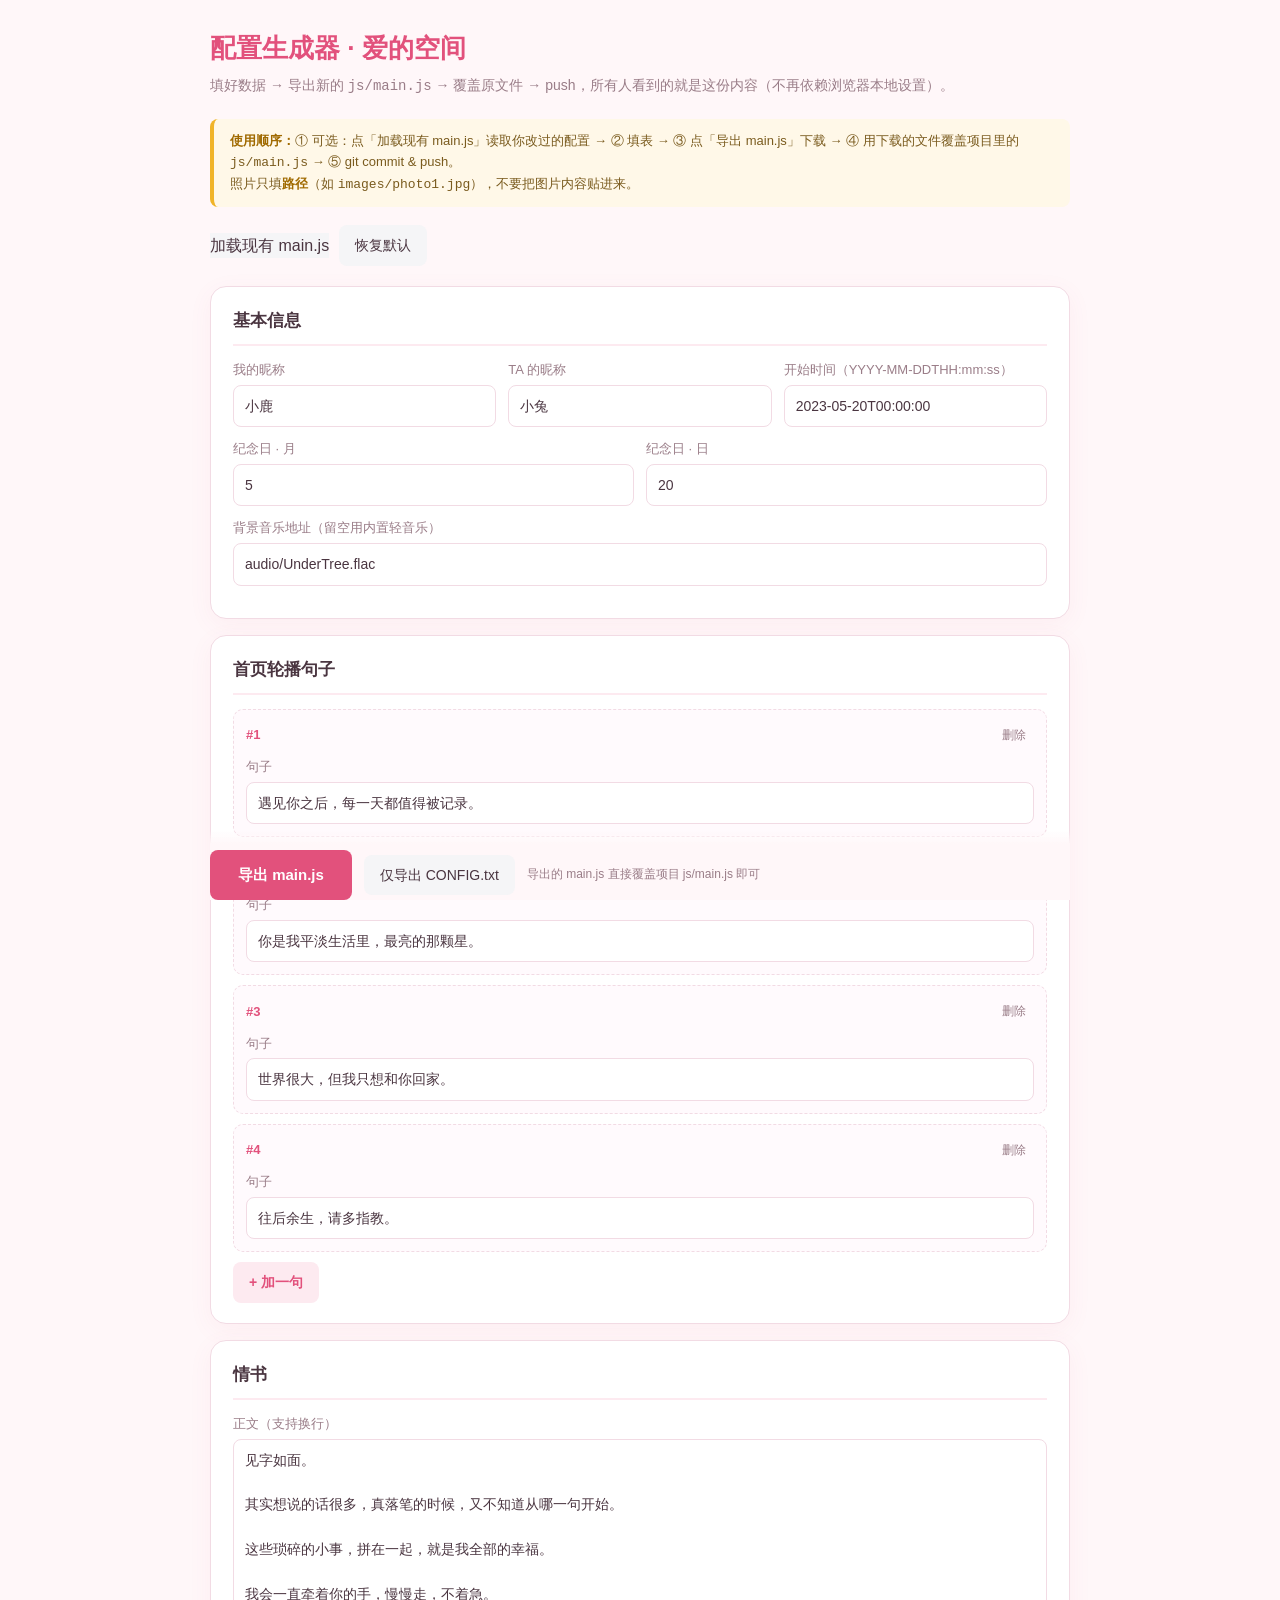
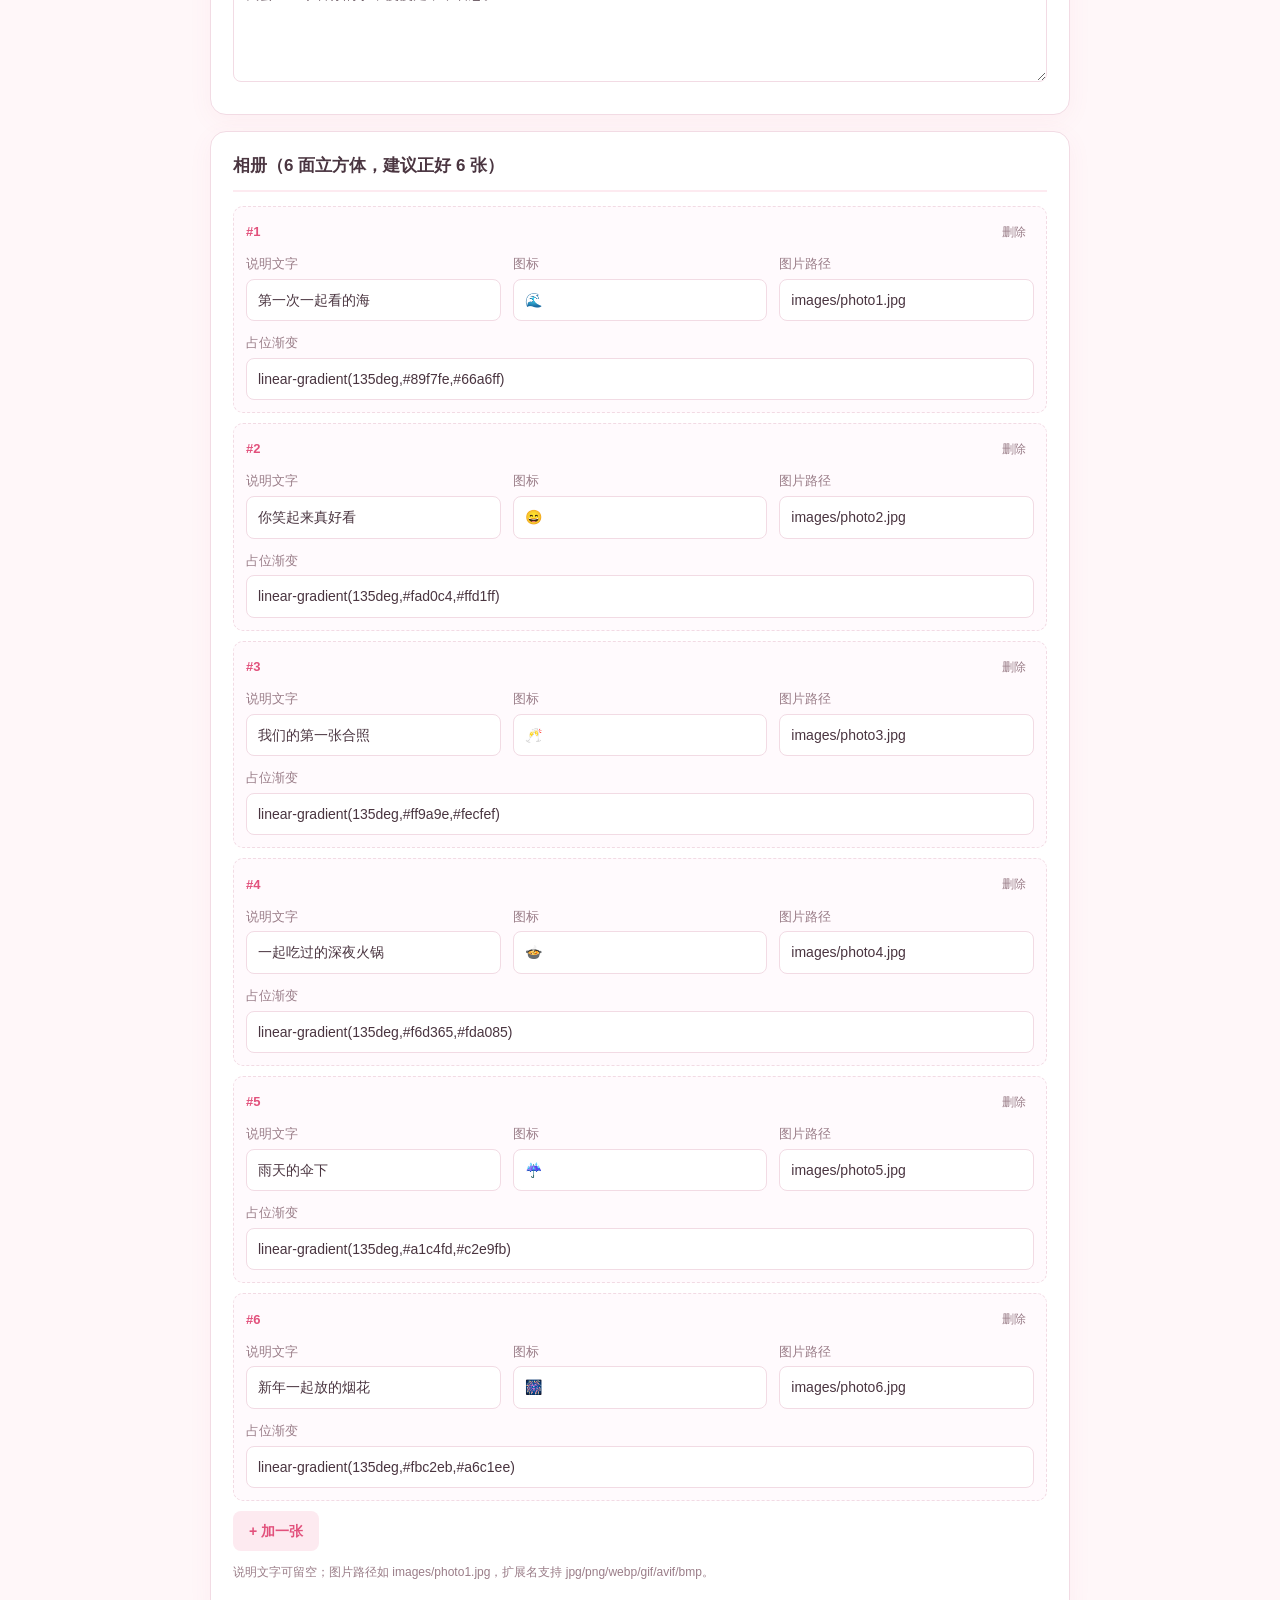
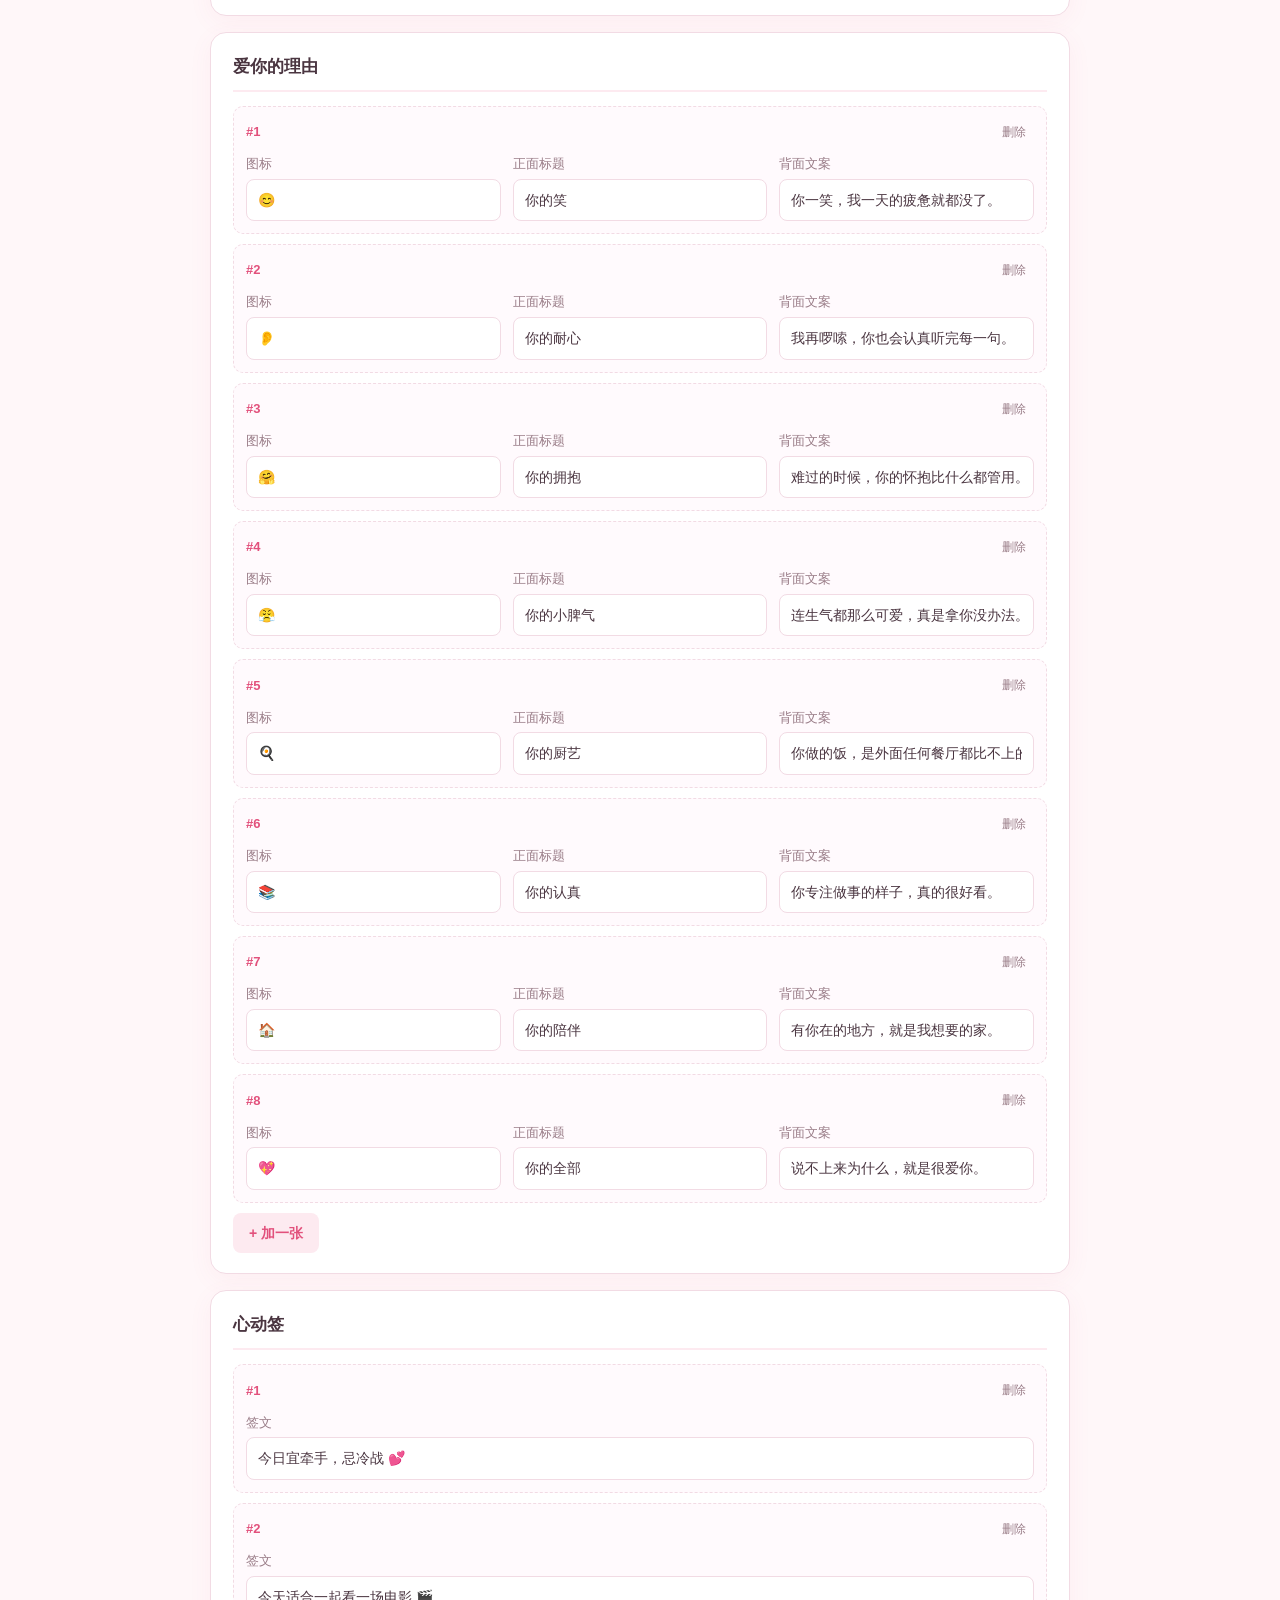
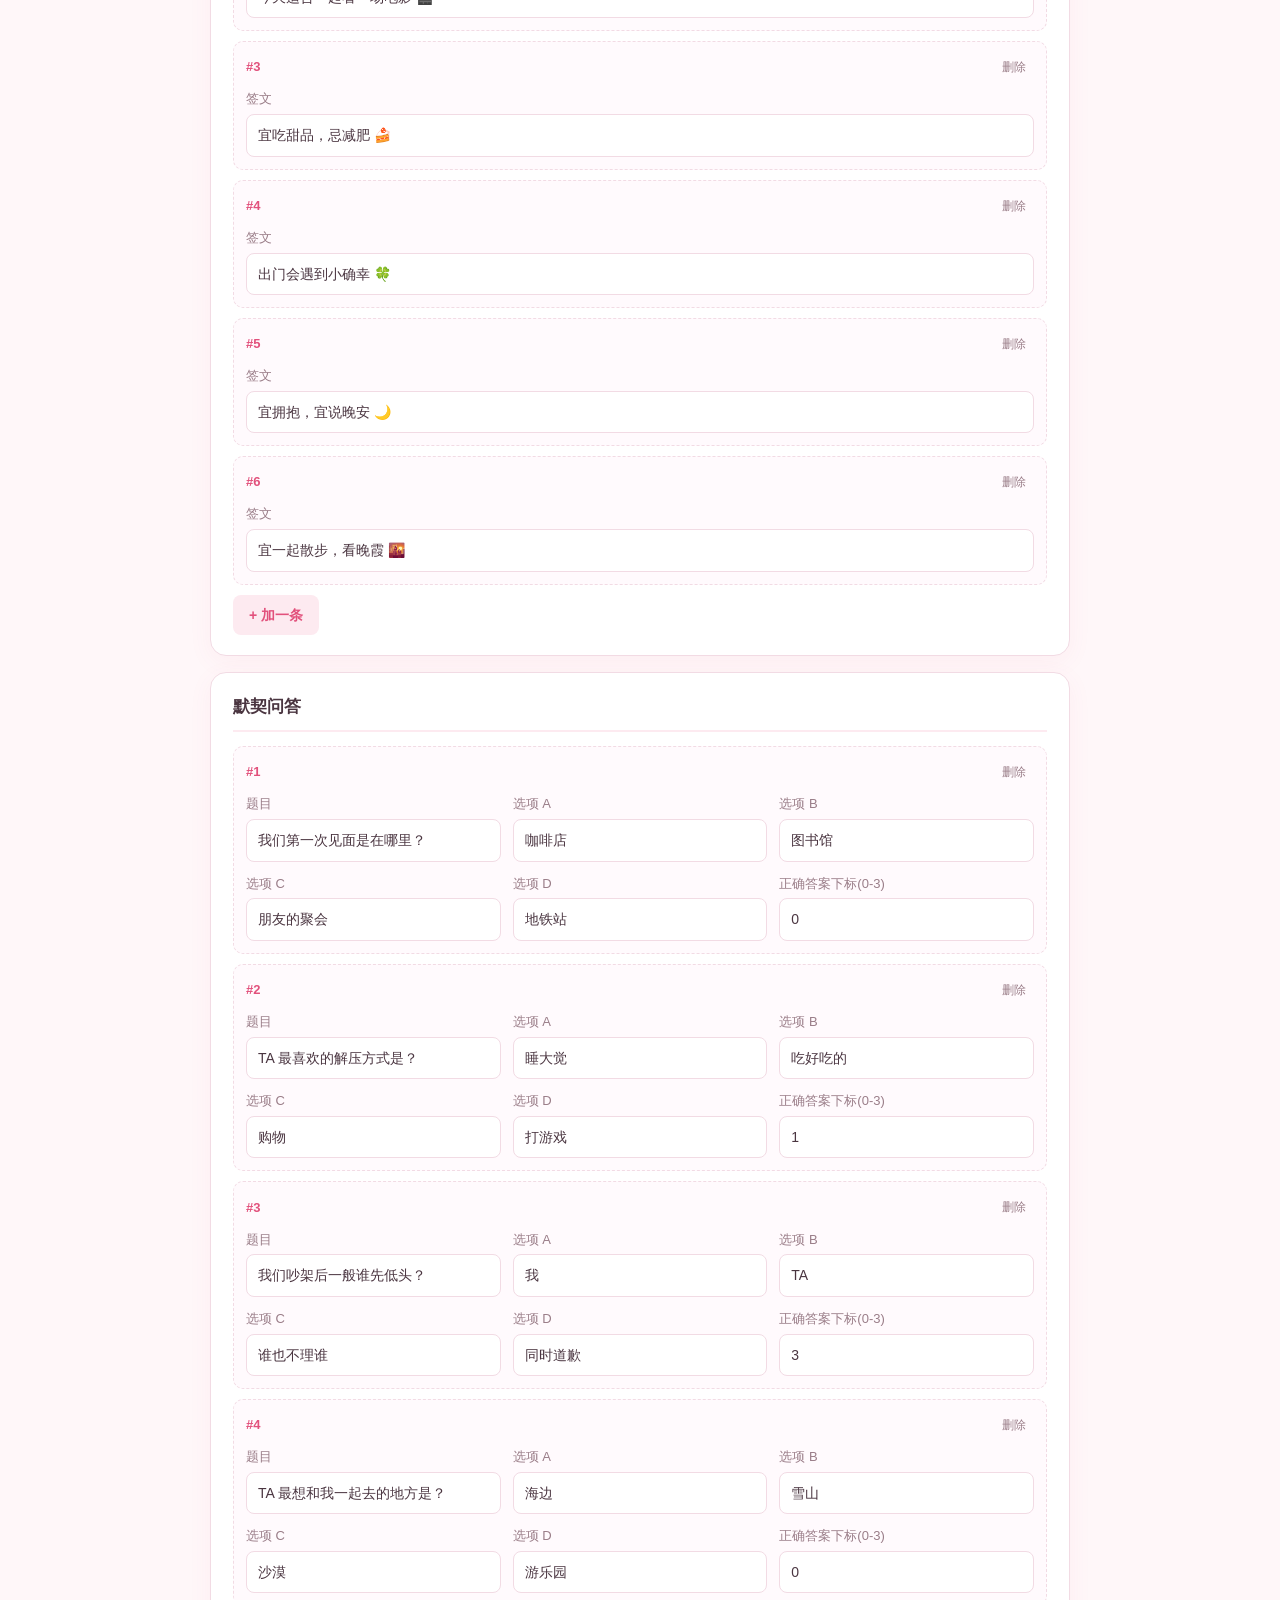
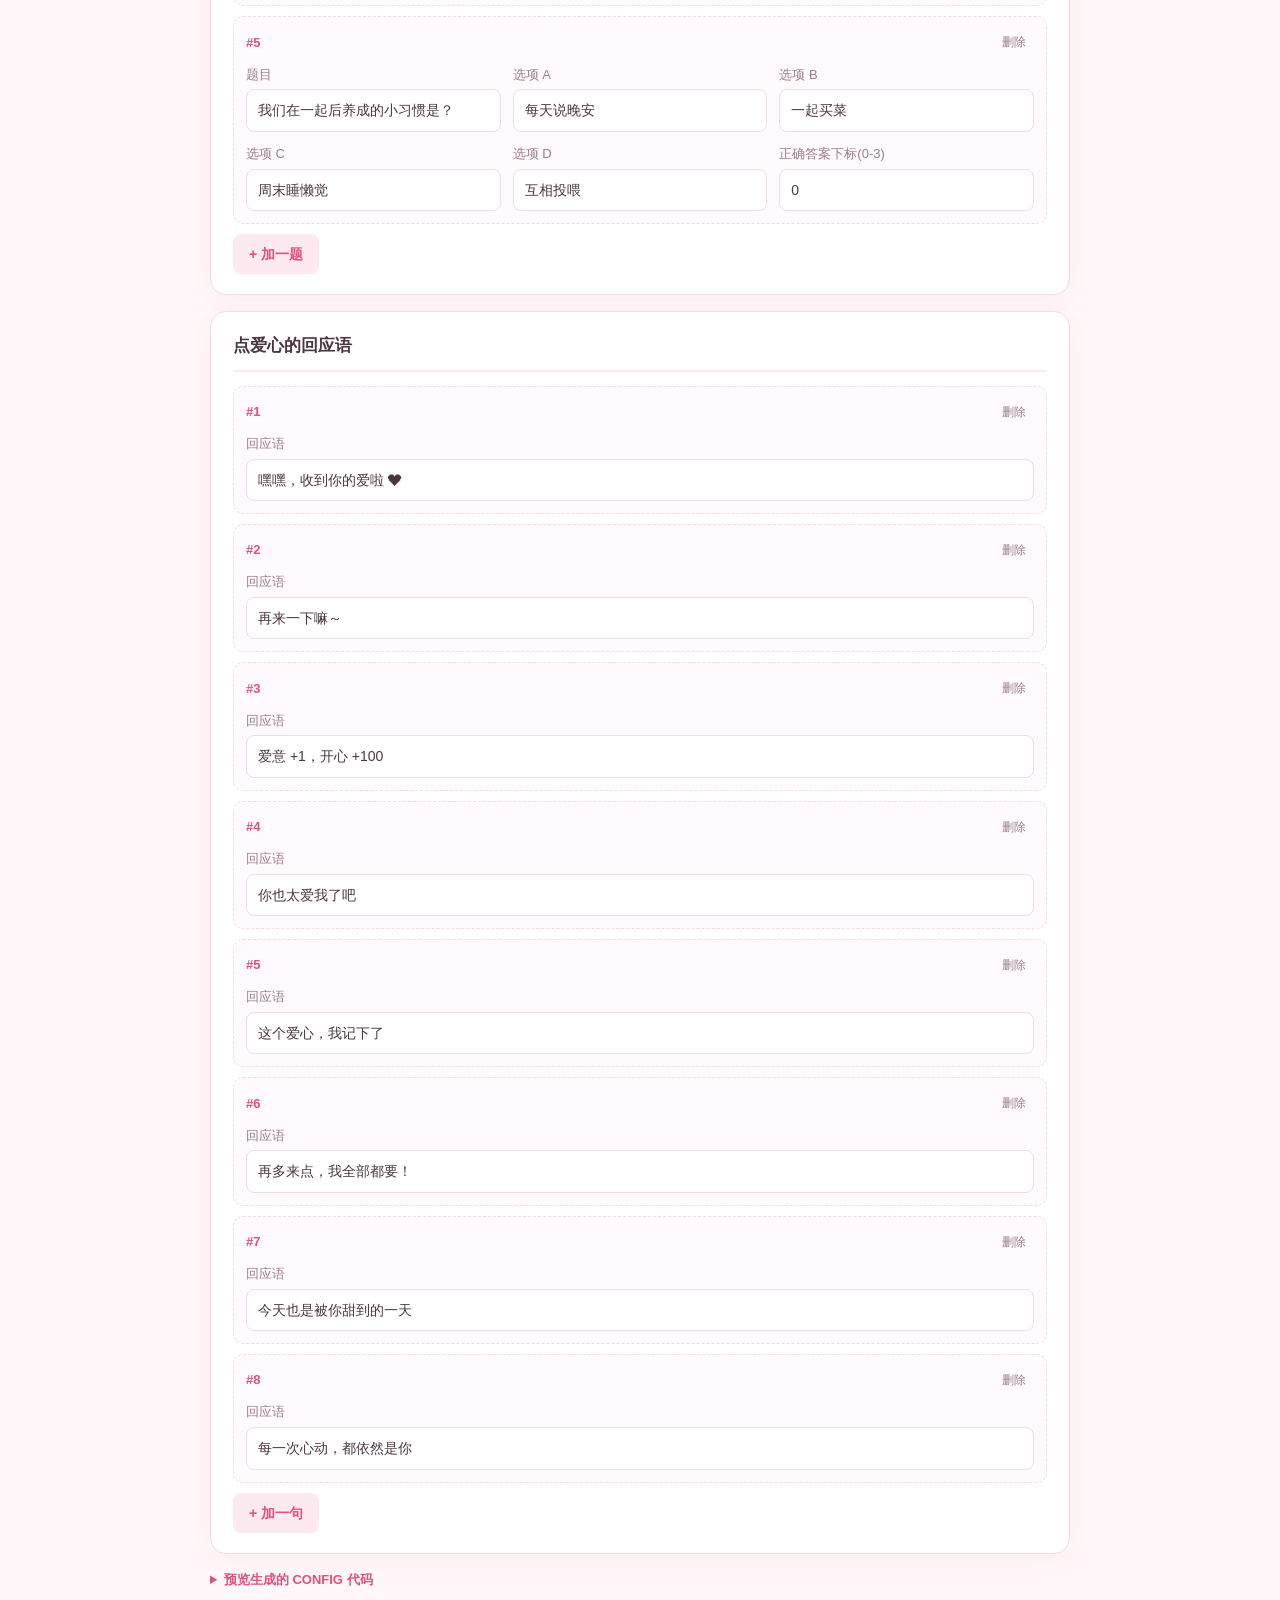
<file: config-generator.html>
<!DOCTYPE html>
<html lang="zh-CN">
<head>
<meta charset="UTF-8">
<meta name="viewport" content="width=device-width, initial-scale=1.0">
<title>配置生成器 · 爱的空间</title>
<style>
  :root {
    --bg: #fff7f9; --card: #fff; --ink: #4a3540; --muted: #9a7d88;
    --pink: #e2517c; --pink-soft: #fdeaf0; --line: #f2dbe4; --ok: #2e9e6b;
  }
  * { box-sizing: border-box; }
  body { margin: 0; font-family: -apple-system, "PingFang SC", "Microsoft YaHei", sans-serif;
    background: var(--bg); color: var(--ink); line-height: 1.6; }
  .wrap { max-width: 900px; margin: 0 auto; padding: 28px 20px 80px; }
  h1 { font-size: 26px; margin: 0 0 4px; color: var(--pink); }
  .sub { color: var(--muted); margin: 0 0 22px; font-size: 14px; }
  .panel { background: var(--card); border: 1px solid var(--line); border-radius: 16px;
    padding: 20px 22px; margin-bottom: 16px; box-shadow: 0 6px 24px rgba(226,81,124,.06); }
  .panel h2 { font-size: 17px; margin: 0 0 14px; padding-bottom: 10px;
    border-bottom: 2px solid var(--pink-soft); }
  .row { display: flex; gap: 12px; flex-wrap: wrap; margin-bottom: 12px; }
  .row > label { flex: 1 1 220px; display: flex; flex-direction: column; gap: 4px; font-size: 13px; color: var(--muted); }
  .row > label.wide { flex-basis: 100%; }
  input, textarea, select { width: 100%; padding: 9px 11px; border: 1px solid var(--line);
    border-radius: 8px; font: inherit; font-size: 14px; color: var(--ink); background: #fff; resize: vertical; }
  input:focus, textarea:focus { outline: 2px solid var(--pink-soft); border-color: var(--pink); }
  textarea { min-height: 84px; }
  .list-item { border: 1px dashed var(--line); border-radius: 10px; padding: 12px; margin-bottom: 10px;
    background: #fffafd; }
  .list-item .row:last-child { margin-bottom: 0; }
  .item-head { display: flex; justify-content: space-between; align-items: center; margin-bottom: 8px; }
  .item-head b { font-size: 13px; color: var(--pink); }
  button { cursor: pointer; border: none; border-radius: 8px; font: inherit; font-size: 14px;
    padding: 9px 16px; transition: transform .12s, opacity .12s; }
  button:hover { transform: translateY(-1px); }
  .btn-add { background: var(--pink-soft); color: var(--pink); font-weight: 600; }
  .btn-del { background: transparent; color: var(--muted); font-size: 12px; padding: 4px 8px; }
  .btn-del:hover { color: #c0392b; }
  .btn-primary { background: var(--pink); color: #fff; font-weight: 600; padding: 13px 28px; font-size: 15px; }
  .btn-ghost { background: #f5f5f7; color: var(--ink); }
  .toolbar { display: flex; gap: 10px; flex-wrap: wrap; align-items: center; margin-bottom: 20px; }
  .hint { font-size: 12px; color: var(--muted); }
  .status { font-size: 13px; color: var(--ok); margin-left: auto; }
  .status.err { color: #c0392b; }
  .actions { position: sticky; bottom: 0; background: linear-gradient(transparent, var(--bg) 20%);
    padding: 20px 0 0; display: flex; gap: 12px; align-items: center; flex-wrap: wrap; }
  details.preview { margin-top: 14px; }
  details.preview summary { cursor: pointer; color: var(--pink); font-size: 13px; font-weight: 600; }
  pre { background: #2b2230; color: #ffe8f0; padding: 16px; border-radius: 10px; overflow: auto;
    font-size: 12px; line-height: 1.5; max-height: 420px; }
  .note { background: #fff8e8; border-left: 4px solid #f0b429; padding: 12px 16px;
    border-radius: 8px; font-size: 13px; color: #7a5b1e; margin-bottom: 18px; }
  .note b { color: #a06a00; }
</style>
</head>
<body>
<div class="wrap">
  <h1>配置生成器 · 爱的空间</h1>
  <p class="sub">填好数据 → 导出新的 <code>js/main.js</code> → 覆盖原文件 → push，所有人看到的就是这份内容（不再依赖浏览器本地设置）。</p>

  <div class="note">
    <b>使用顺序：</b>① 可选：点「加载现有 main.js」读取你改过的配置 → ② 填表 → ③ 点「导出 main.js」下载 → ④ 用下载的文件覆盖项目里的 <code>js/main.js</code> → ⑤ git commit & push。<br>
    照片只填<b>路径</b>（如 <code>images/photo1.jpg</code>），不要把图片内容贴进来。
  </div>

  <div class="toolbar">
    <label class="btn-ghost" style="position:relative;overflow:hidden;">
      加载现有 main.js
      <input type="file" id="fileInput" accept=".js" style="position:absolute;inset:0;opacity:0;cursor:pointer;">
    </label>
    <button class="btn-ghost" id="resetBtn">恢复默认</button>
    <span class="status" id="status"></span>
  </div>

  <form id="cfgForm">
    <div class="panel">
      <h2>基本信息</h2>
      <div class="row">
        <label>我的昵称<input data-path="nameA"></label>
        <label>TA 的昵称<input data-path="nameB"></label>
        <label>开始时间（YYYY-MM-DDTHH:mm:ss）<input data-path="startDate"></label>
        <label>纪念日 · 月<input type="number" data-path="anniversary.month" min="1" max="12"></label>
        <label>纪念日 · 日<input type="number" data-path="anniversary.day" min="1" max="31"></label>
      </div>
      <div class="row">
        <label class="wide">背景音乐地址（留空用内置轻音乐）<input data-path="bgmSrc"></label>
      </div>
    </div>

    <div class="panel">
      <h2>首页轮播句子</h2>
      <div id="taglines-list"></div>
      <button type="button" class="btn-add" data-add="taglines">+ 加一句</button>
    </div>

    <div class="panel">
      <h2>情书</h2>
      <div class="row"><label class="wide">正文（支持换行）<textarea data-path="letter" rows="10"></textarea></label></div>
    </div>

    <div class="panel">
      <h2>相册（6 面立方体，建议正好 6 张）</h2>
      <div id="photos-list"></div>
      <button type="button" class="btn-add" data-add="photos">+ 加一张</button>
      <p class="hint">说明文字可留空；图片路径如 images/photo1.jpg，扩展名支持 jpg/png/webp/gif/avif/bmp。</p>
    </div>

    <div class="panel">
      <h2>爱你的理由</h2>
      <div id="reasons-list"></div>
      <button type="button" class="btn-add" data-add="reasons">+ 加一张</button>
    </div>

    <div class="panel">
      <h2>心动签</h2>
      <div id="fortunes-list"></div>
      <button type="button" class="btn-add" data-add="fortunes">+ 加一条</button>
    </div>

    <div class="panel">
      <h2>默契问答</h2>
      <div id="quiz-list"></div>
      <button type="button" class="btn-add" data-add="quiz">+ 加一题</button>
    </div>

    <div class="panel">
      <h2>点爱心的回应语</h2>
      <div id="heartMessages-list"></div>
      <button type="button" class="btn-add" data-add="heartMessages">+ 加一句</button>
    </div>

    <details class="preview">
      <summary>预览生成的 CONFIG 代码</summary>
      <pre id="preview"></pre>
    </details>

    <div class="actions">
      <button type="button" class="btn-primary" id="exportBtn">导出 main.js</button>
      <button type="button" class="btn-ghost" id="downloadCfgBtn">仅导出 CONFIG.txt</button>
      <span class="hint">导出的 main.js 直接覆盖项目 js/main.js 即可</span>
    </div>
  </form>
</div>

<script>
'use strict';
const DEFAULT = {
  nameA: '小鹿', nameB: '小兔', startDate: '2023-05-20T00:00:00',
  anniversary: { month: 5, day: 20 },
  taglines: ['遇见你之后，每一天都值得被记录。','你是我平淡生活里，最亮的那颗星。','世界很大，但我只想和你回家。','往后余生，请多指教。'],
  letter: '见字如面。\n\n其实想说的话很多，真落笔的时候，又不知道从哪一句开始。\n\n这些琐碎的小事，拼在一起，就是我全部的幸福。\n\n我会一直牵着你的手，慢慢走，不着急。',
  photos: [
    { caption:'第一次一起看的海', emoji:'🌊', gradient:'linear-gradient(135deg,#89f7fe,#66a6ff)', src:'images/photo1.jpg' },
    { caption:'你笑起来真好看', emoji:'😄', gradient:'linear-gradient(135deg,#fad0c4,#ffd1ff)', src:'images/photo2.jpg' },
    { caption:'我们的第一张合照', emoji:'🥂', gradient:'linear-gradient(135deg,#ff9a9e,#fecfef)', src:'images/photo3.jpg' },
    { caption:'一起吃过的深夜火锅', emoji:'🍲', gradient:'linear-gradient(135deg,#f6d365,#fda085)', src:'images/photo4.jpg' },
    { caption:'雨天的伞下', emoji:'☔', gradient:'linear-gradient(135deg,#a1c4fd,#c2e9fb)', src:'images/photo5.jpg' },
    { caption:'新年一起放的烟花', emoji:'🎆', gradient:'linear-gradient(135deg,#fbc2eb,#a6c1ee)', src:'images/photo6.jpg' },
  ],
  reasons: [
    { emoji:'😊', title:'你的笑', text:'你一笑，我一天的疲惫就都没了。' },
    { emoji:'👂', title:'你的耐心', text:'我再啰嗦，你也会认真听完每一句。' },
    { emoji:'🤗', title:'你的拥抱', text:'难过的时候，你的怀抱比什么都管用。' },
    { emoji:'😤', title:'你的小脾气', text:'连生气都那么可爱，真是拿你没办法。' },
    { emoji:'🍳', title:'你的厨艺', text:'你做的饭，是外面任何餐厅都比不上的味道。' },
    { emoji:'📚', title:'你的认真', text:'你专注做事的样子，真的很好看。' },
    { emoji:'🏠', title:'你的陪伴', text:'有你在的地方，就是我想要的家。' },
    { emoji:'💖', title:'你的全部', text:'说不上来为什么，就是很爱你。' },
  ],
  fortunes: ['今日宜牵手，忌冷战 💕','今天适合一起看一场电影 🎬','宜吃甜品，忌减肥 🍰','出门会遇到小确幸 🍀','宜拥抱，宜说晚安 🌙','宜一起散步，看晚霞 🌇'],
  quiz: [
    { q:'我们第一次见面是在哪里？', options:['咖啡店','图书馆','朋友的聚会','地铁站'], answer:0 },
    { q:'TA 最喜欢的解压方式是？', options:['睡大觉','吃好吃的','购物','打游戏'], answer:1 },
    { q:'我们吵架后一般谁先低头？', options:['我','TA','谁也不理谁','同时道歉'], answer:3 },
    { q:'TA 最想和我一起去的地方是？', options:['海边','雪山','沙漠','游乐园'], answer:0 },
    { q:'我们在一起后养成的小习惯是？', options:['每天说晚安','一起买菜','周末睡懒觉','互相投喂'], answer:0 },
  ],
  heartMessages: ['嘿嘿，收到你的爱啦 ❤','再来一下嘛～','爱意 +1，开心 +100','你也太爱我了吧','这个爱心，我记下了','再多来点，我全部都要！','今天也是被你甜到的一天','每一次心动，都依然是你'],
  bgmSrc: 'audio/UnderTree.flac',
};

let current = deepClone(DEFAULT);
let baseJs = null; // 加载进来的原始 main.js 文本

function deepClone(o){ return JSON.parse(JSON.stringify(o)); }
function $(s, r=document){ return r.querySelector(s); }
function $$(s, r=document){ return Array.from(r.querySelectorAll(s)); }
function esc(s){ return String(s).replace(/&/g,'&amp;').replace(/</g,'&lt;').replace(/>/g,'&gt;').replace(/"/g,'&quot;'); }
function status(msg, err){ const el=$('#status'); el.textContent=msg; el.className='status'+(err?' err':''); }

// ---- 列表渲染 ----
const listFields = {
  taglines: { item: v=>({v}), fields:[['v','句子','text']] },
  photos: { item: ()=>({caption:'',emoji:'📷',gradient:'linear-gradient(135deg,#ff9a9e,#fad0c4)',src:''}),
    fields:[['caption','说明文字','text'],['emoji','图标','text'],['src','图片路径','text'],['gradient','占位渐变','text']] },
  reasons: { item: ()=>({emoji:'💖',title:'',text:''}),
    fields:[['emoji','图标','text'],['title','正面标题','text'],['text','背面文案','text']] },
  fortunes: { item: v=>({v}), fields:[['v','签文','text']] },
  quiz: { item: ()=>({q:'',options:['','','',''],answer:0}),
    fields:[['q','题目','text'],['o0','选项 A','text'],['o1','选项 B','text'],['o2','选项 C','text'],['o3','选项 D','text'],['answer','正确答案下标(0-3)','number']] },
  heartMessages: { item: v=>({v}), fields:[['v','回应语','text']] },
};

function listToValues(key){
  const arr = current[key];
  return arr.map(v => {
    if (key==='taglines'||key==='fortunes'||key==='heartMessages') return v;
    return v;
  });
}
function renderList(key){
  const box = $('#'+key+'-list'); if(!box) return;
  box.innerHTML='';
  const cfg = listFields[key];
  const items = current[key];
  items.forEach((item, idx) => {
    const div = document.createElement('div'); div.className='list-item';
    let html = `<div class="item-head"><b>#${idx+1}</b><button type="button" class="btn-del" data-del="${key}" data-idx="${idx}">删除</button></div><div class="row">`;
    cfg.fields.forEach(([f,label,type]) => {
      let val;
      if (f==='v') val = item;
      else if (/^o\d$/.test(f)) val = item.options[Number(f[1])];
      else val = item[f];
      if (type==='textarea') html += `<label class="wide">${label}<textarea data-list="${key}" data-idx="${idx}" data-field="${f}" rows="3">${esc(val)}</textarea></label>`;
      else html += `<label>${label}<input type="${type}" data-list="${key}" data-idx="${idx}" data-field="${f}" value="${esc(val)}" ${type==='number'?'min="0" max="3"':''}></label>`;
    });
    html += '</div>';
    div.innerHTML = html; box.appendChild(div);
  });
}
function renderAll(){
  $$('[data-path]').forEach(el => {
    const path = el.dataset.path.split('.');
    let v = current; path.forEach(p => v = v[p]);
    el.value = v==null ? '' : v;
  });
  Object.keys(listFields).forEach(renderList);
  updatePreview();
}
function collectAll(){
  $$('[data-path]').forEach(el => {
    const path = el.dataset.path.split('.');
    let v = el.value;
    if (el.type==='number') v = Number(v);
    if (path.length===1) current[path[0]] = v;
    else current[path[0]][path[1]] = v;
  });
  $$('[data-list]').forEach(el => {
    const key=el.dataset.list, idx=Number(el.dataset.idx), f=el.dataset.field;
    let v = el.value;
    if (el.type==='number') v = Math.max(0, Math.min(3, Number(v)||0));
    if (f==='v') current[key][idx] = v;
    else if (/^o\d$/.test(f)) current[key][idx].options[Number(f[1])] = v;
    else current[key][idx][f] = v;
  });
  updatePreview();
}

// ---- 序列化 CONFIG 为 JS 源码 ----
function jsStr(s){ return JSON.stringify(String(s)); }
function tplStr(s){ return '`'+String(s).replace(/\\/g,'\\\\').replace(/`/g,'\\`').replace(/\$\{/g,'\\${')+'`'; }
function serialize(cfg){
  const L = [];
  L.push('  const CONFIG = {');
  L.push(`    nameA: ${jsStr(cfg.nameA)},`);
  L.push(`    nameB: ${jsStr(cfg.nameB)},`);
  L.push(`    startDate: ${jsStr(cfg.startDate)},`);
  L.push(`    anniversary: { month: ${Number(cfg.anniversary.month)||1}, day: ${Number(cfg.anniversary.day)||1} },`);
  L.push('');
  L.push('    // 首页打字机轮播句子');
  L.push('    taglines: [');
  cfg.taglines.forEach(t => L.push(`      ${jsStr(t)},`));
  L.push('    ],');
  L.push('');
  L.push('    // 情书内容');
  L.push(`    letter: ${tplStr(cfg.letter)},`);
  L.push('');
  L.push('    // 相册');
  L.push('    photos: [');
  cfg.photos.forEach(p => L.push(`      { caption: ${jsStr(p.caption)}, emoji: ${jsStr(p.emoji)}, gradient: ${jsStr(p.gradient)}, src: ${jsStr(p.src)} },`));
  L.push('    ],');
  L.push('');
  L.push('    // 爱你的理由');
  L.push('    reasons: [');
  cfg.reasons.forEach(r => L.push(`      { emoji: ${jsStr(r.emoji)}, title: ${jsStr(r.title)}, text: ${jsStr(r.text)} },`));
  L.push('    ],');
  L.push('');
  L.push('    // 心动签');
  L.push('    fortunes: [');
  cfg.fortunes.forEach(f => L.push(`      ${jsStr(f)},`));
  L.push('    ],');
  L.push('');
  L.push('    // 默契测试');
  L.push('    quiz: [');
  cfg.quiz.forEach(q => L.push(`      { q: ${jsStr(q.q)}, options: [${q.options.map(jsStr).join(', ')}], answer: ${Number(q.answer)||0} },`));
  L.push('    ],');
  L.push('');
  L.push('    // 点爱心按钮时轮播的话');
  L.push('    heartMessages: [');
  cfg.heartMessages.forEach(m => L.push(`      ${jsStr(m)},`));
  L.push('    ],');
  L.push('');
  L.push('    // 背景音乐地址');
  L.push(`    bgmSrc: ${jsStr(cfg.bgmSrc)},`);
  L.push('  };');
  return L.join('\n');
}

function buildConfigBlock(){ return serialize(current); }
function buildFullJs(){
  const block = buildConfigBlock();
  if (baseJs) {
    // 用正则替换 const CONFIG = {...}; 到第一个独立的 "  };" 行
    const re = /  const CONFIG = \{[\s\S]*?\n  \};/;
    if (re.test(baseJs)) return baseJs.replace(re, block);
    status('未能在加载的文件中定位 CONFIG，已导出独立配置块', true);
  }
  // 没有原始文件时，导出一个带壳的模板（不含实现，仅配置）
  return "(function(){\n'use strict';\n"+block+"\n  window.__CONFIG = CONFIG;\n})();\n";
}
function download(name, text){
  const blob = new Blob([text], {type:'text/plain;charset=utf-8'});
  const a = document.createElement('a');
  a.href = URL.createObjectURL(blob); a.download = name;
  document.body.appendChild(a); a.click(); a.remove();
  setTimeout(()=>URL.revokeObjectURL(a.href), 1000);
}
function updatePreview(){ const pre=$('#preview'); if(pre) pre.textContent = buildConfigBlock(); }

// ---- 事件 ----
$('#fileInput').addEventListener('change', e => {
  const f = e.target.files && e.target.files[0]; if(!f) return;
  const reader = new FileReader();
  reader.onload = () => {
    const text = String(reader.result);
    try {
      // 从源码里抽出 CONFIG 字面量，用 Function 求值
      const m = text.match(/const CONFIG = (\{[\s\S]*?\n  \});/);
      if(!m) throw new Error('未找到 CONFIG 定义');
      // 把注释里的反引号等不影响，直接 eval 字面量
      const obj = new Function('return '+m[1])();
      current = obj; baseJs = text;
      renderAll(); status('已加载 '+f.name+' 的配置');
    } catch(err){ status('解析失败：'+err.message, true); }
  };
  reader.readAsText(f, 'utf-8');
  e.target.value='';
});
$('#resetBtn').addEventListener('click', ()=>{
  if(!confirm('恢复为工具内置的默认配置？')) return;
  current = deepClone(DEFAULT); baseJs=null; renderAll(); status('已恢复默认');
});
$('#cfgForm').addEventListener('click', e => {
  const add = e.target.dataset.add;
  if(add){
    collectAll();
    const t = listFields[add].item;
    current[add].push(typeof t==='function' ? t() : t(''));
    renderList(add); updatePreview(); return;
  }
  const del = e.target.dataset.del;
  if(del){
    collectAll();
    const idx = Number(e.target.dataset.idx);
    current[del].splice(idx,1);
    renderList(del); updatePreview(); return;
  }
});
$('#cfgForm').addEventListener('input', collectAll);
$('#cfgForm').addEventListener('change', collectAll);
$('#exportBtn').addEventListener('click', ()=>{
  collectAll();
  download('main.js', buildFullJs());
  status('已导出 main.js（若无原始文件则为配置模板）');
});
$('#downloadCfgBtn').addEventListener('click', ()=>{
  collectAll(); download('CONFIG.txt', buildConfigBlock()); status('已导出 CONFIG.txt');
});

renderAll();
</script>
</body>
</html>
</file>
